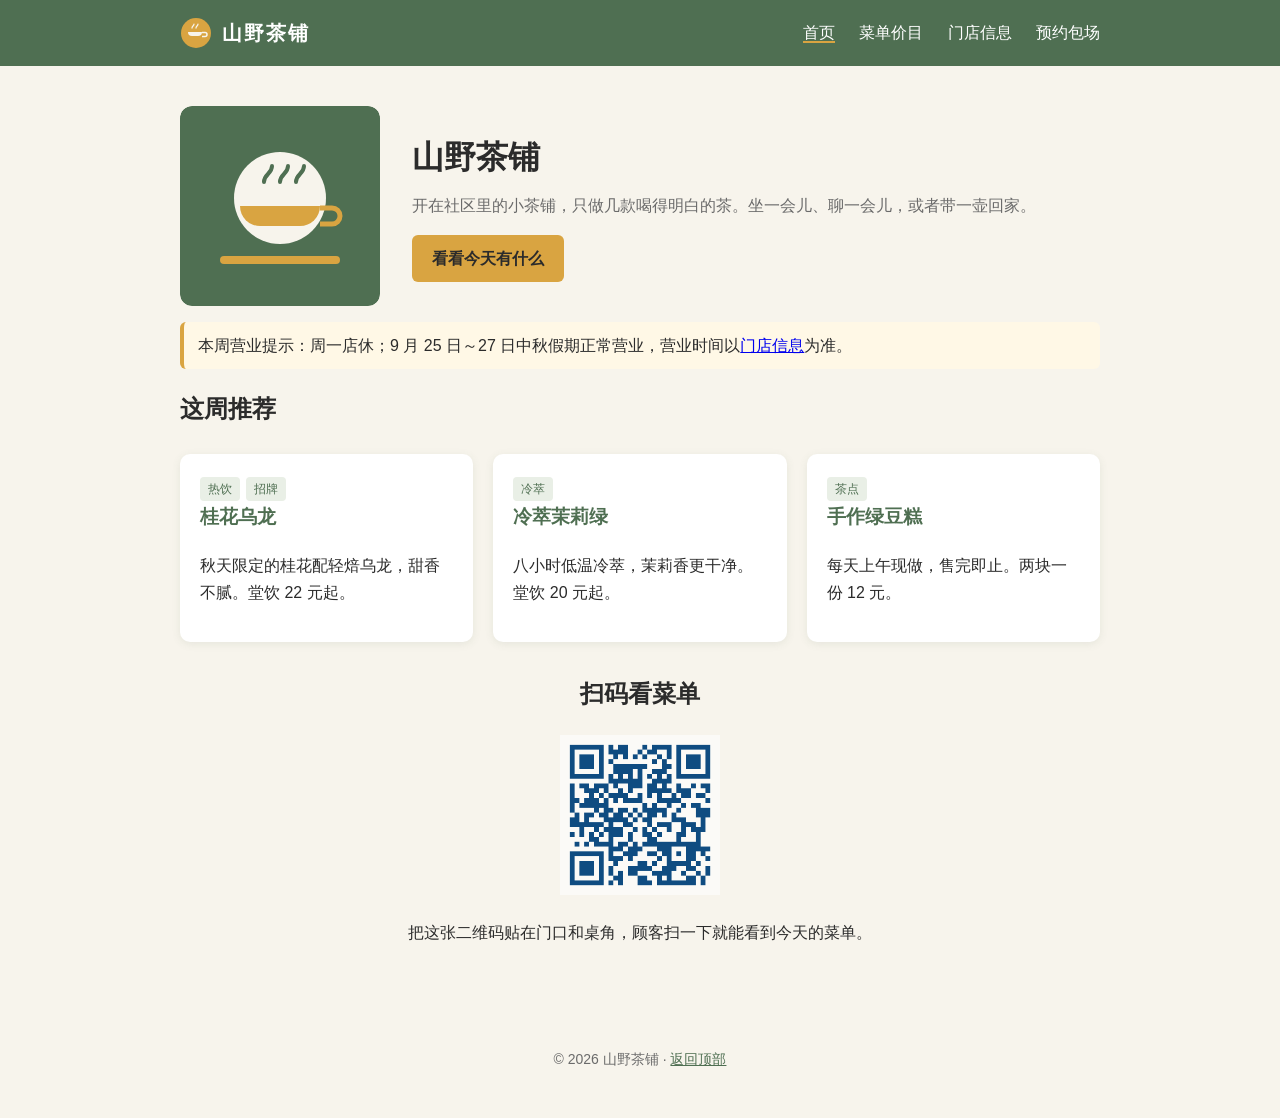
<file: index.html>
<!DOCTYPE html>
<html lang="zh-CN">
<head>
  <meta charset="UTF-8">
  <meta name="viewport" content="width=device-width, initial-scale=1.0">
  <title>山野茶铺 · 社区里的一杯慢茶</title>
  <link rel="stylesheet" href="style.css">
</head>
<body>
  <header>
    <div class="nav">
      <span class="brand"><img src="assets/logo.svg" alt="">山野茶铺</span>
      <nav>
        <a href="index.html" class="active">首页</a>
        <a href="menu.html">菜单价目</a>
        <a href="shop.html">门店信息</a>
        <a href="book.html">预约包场</a>
      </nav>
    </div>
  </header>
  <main>
    <section class="hero">
      <img src="assets/hero.svg" alt="茶铺插画">
      <div>
        <h1>山野茶铺</h1>
        <p>开在社区里的小茶铺，只做几款喝得明白的茶。坐一会儿、聊一会儿，或者带一壶回家。</p>
        <a class="btn" href="menu.html">看看今天有什么</a>
      </div>
    </section>
    <p class="notice">本周营业提示：周一店休；9 月 25 日～27 日中秋假期正常营业，营业时间以<a href="shop.html">门店信息</a>为准。</p>
    <section>
      <h2>这周推荐</h2>
      <div class="grid">
        <div class="card">
          <span class="tag">热饮</span><span class="tag">招牌</span>
          <h3>桂花乌龙</h3>
          <p>秋天限定的桂花配轻焙乌龙，甜香不腻。堂饮 22 元起。</p>
        </div>
        <div class="card">
          <span class="tag">冷萃</span>
          <h3>冷萃茉莉绿</h3>
          <p>八小时低温冷萃，茉莉香更干净。堂饮 20 元起。</p>
        </div>
        <div class="card">
          <span class="tag">茶点</span>
          <h3>手作绿豆糕</h3>
          <p>每天上午现做，售完即止。两块一份 12 元。</p>
        </div>
      </div>
    </section>
    <section class="qr">
      <h2>扫码看菜单</h2>
      <img src="assets/qr.png" alt="本站二维码">
      <p>把这张二维码贴在门口和桌角，顾客扫一下就能看到今天的菜单。</p>
    </section>
  </main>
  <footer>
    <p>© 2026 山野茶铺 · <a href="#top">返回顶部</a></p>
  </footer>
</body>
</html>
</file>
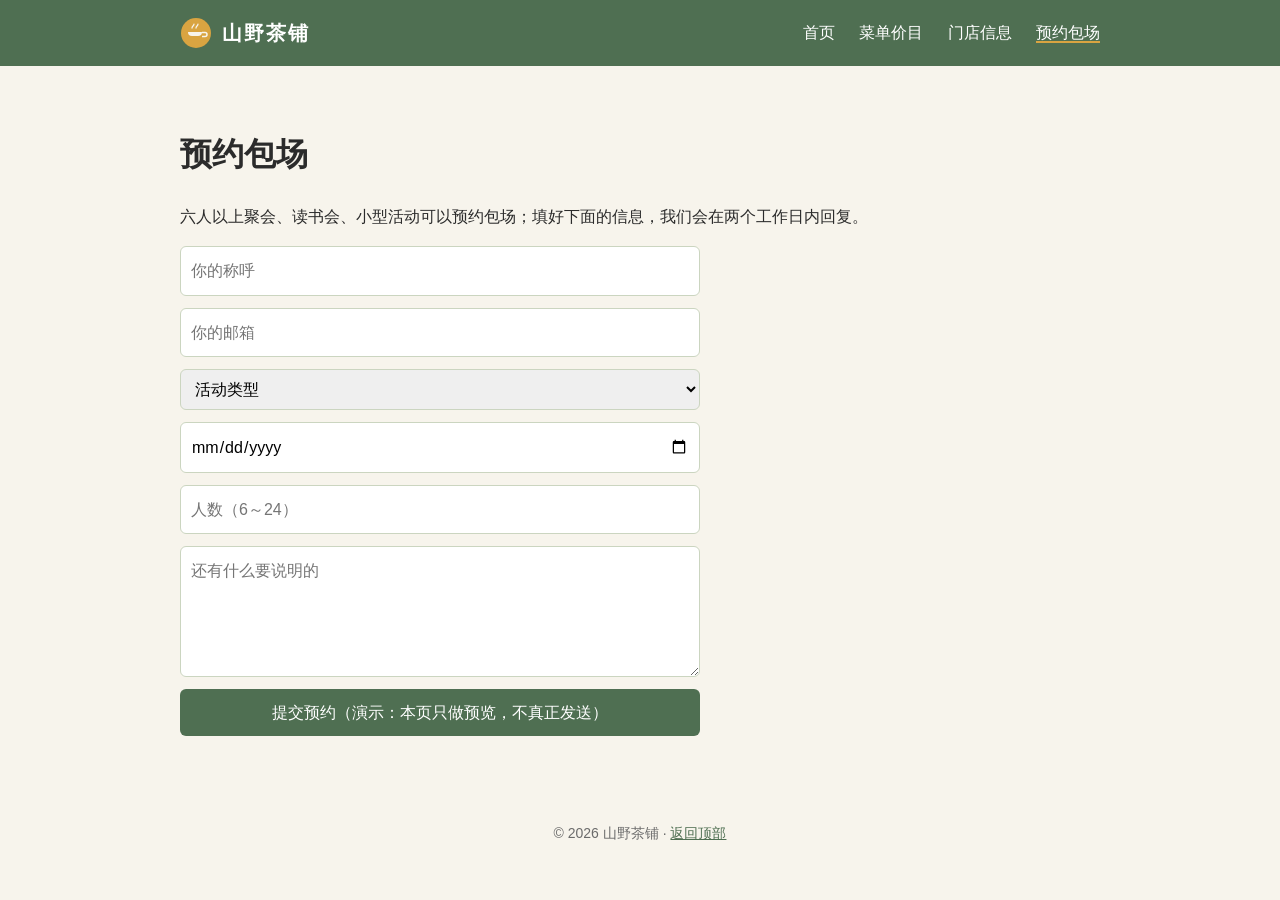
<file: book.html>
<!DOCTYPE html>
<html lang="zh-CN">
<head>
  <meta charset="UTF-8">
  <meta name="viewport" content="width=device-width, initial-scale=1.0">
  <title>预约包场 · 山野茶铺</title>
  <link rel="stylesheet" href="style.css">
</head>
<body>
  <header>
    <div class="nav">
      <span class="brand"><img src="assets/logo.svg" alt="">山野茶铺</span>
      <nav>
        <a href="index.html">首页</a>
        <a href="menu.html">菜单价目</a>
        <a href="shop.html">门店信息</a>
        <a href="book.html" class="active">预约包场</a>
      </nav>
    </div>
  </header>
  <main>
    <h1>预约包场</h1>
    <p>六人以上聚会、读书会、小型活动可以预约包场；填好下面的信息，我们会在两个工作日内回复。</p>
    <form class="book" onsubmit="return preview(event)">
      <input name="name" placeholder="你的称呼" required>
      <input name="email" type="email" placeholder="你的邮箱" required>
      <select name="type" required>
        <option value="">活动类型</option>
        <option>朋友聚会</option>
        <option>读书会</option>
        <option>小型分享会</option>
        <option>其他</option>
      </select>
      <input name="date" type="date" required>
      <input name="people" type="number" min="6" max="24" placeholder="人数（6～24）" required>
      <textarea name="msg" rows="4" placeholder="还有什么要说明的"></textarea>
      <button type="submit">提交预约（演示：本页只做预览，不真正发送）</button>
    </form>
    <p id="result" class="card" style="display:none"></p>
  </main>
  <footer>
    <p>© 2026 山野茶铺 · <a href="#top">返回顶部</a></p>
  </footer>
  <script>
    function preview(e) {
      e.preventDefault();
      const f = new FormData(e.target);
      const box = document.getElementById('result');
      box.style.display = 'block';
      box.textContent = `预览：${f.get('name')}（${f.get('email')}）预约 ${f.get('date')} 的${f.get('type')}，${f.get('people')} 人。${f.get('msg') || ''}`;
      return false;
    }
  </script>
</body>
</html>
</file>
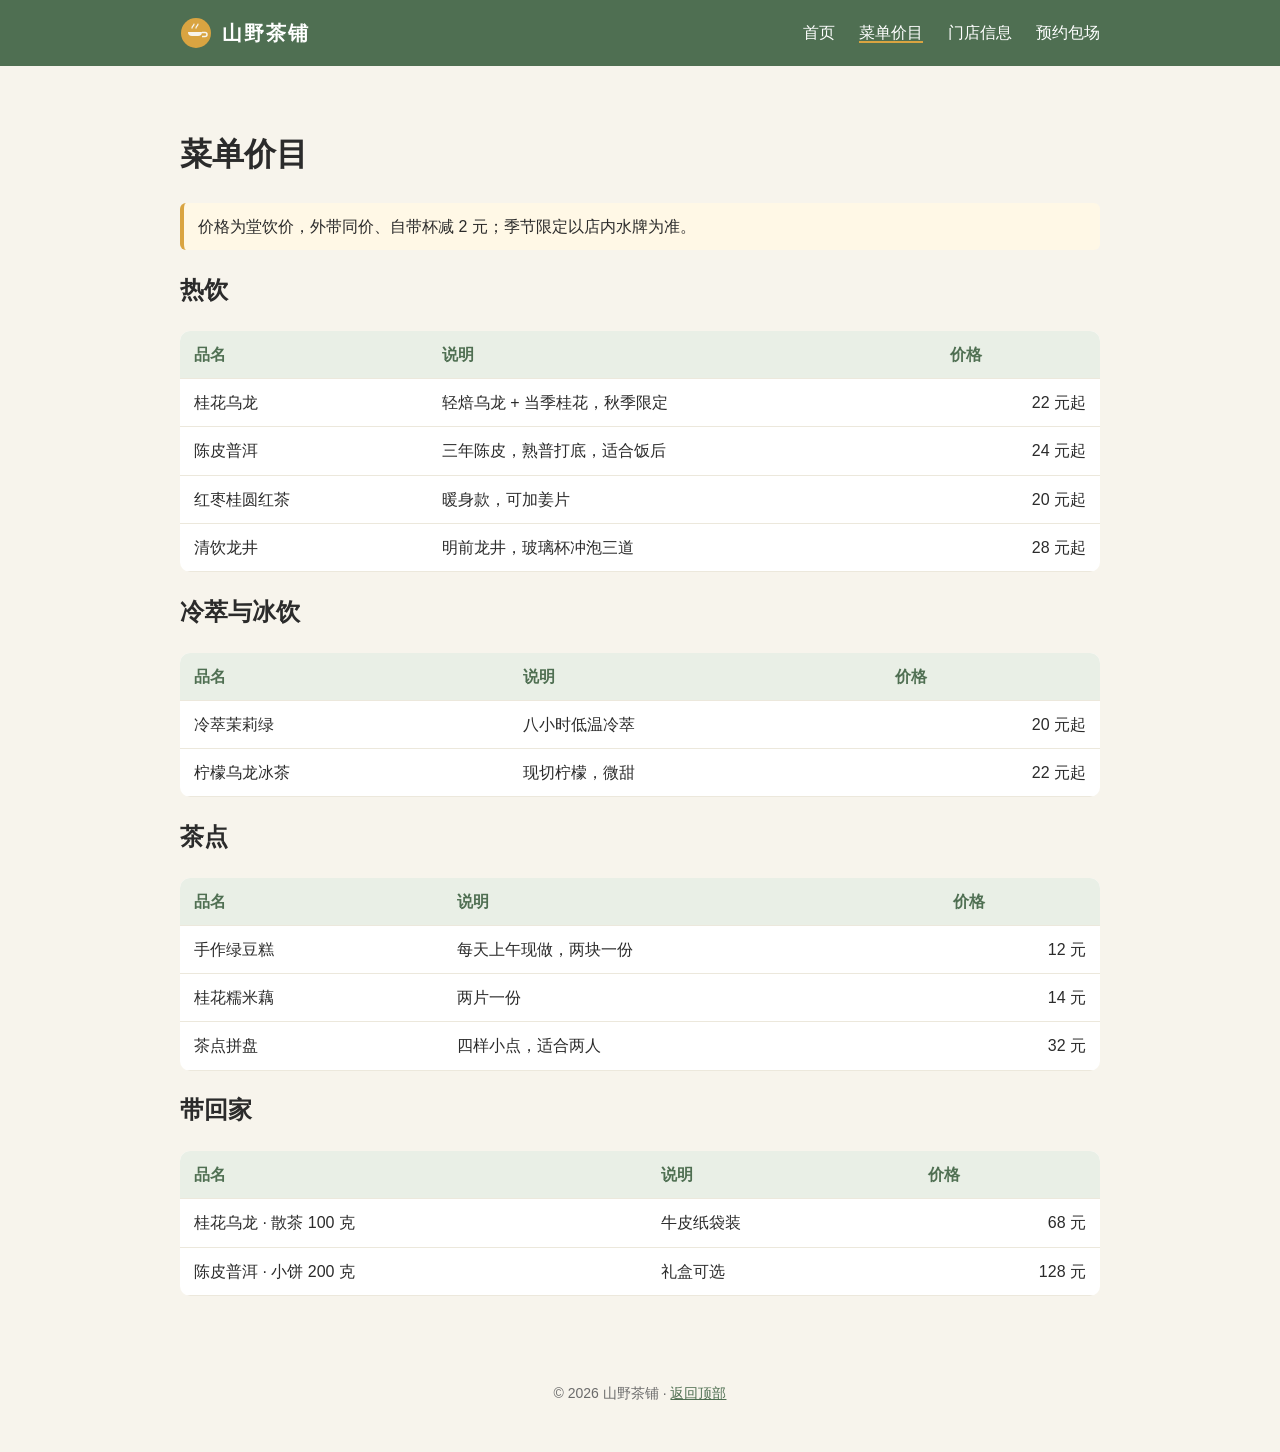
<file: menu.html>
<!DOCTYPE html>
<html lang="zh-CN">
<head>
  <meta charset="UTF-8">
  <meta name="viewport" content="width=device-width, initial-scale=1.0">
  <title>菜单价目 · 山野茶铺</title>
  <link rel="stylesheet" href="style.css">
</head>
<body>
  <header>
    <div class="nav">
      <span class="brand"><img src="assets/logo.svg" alt="">山野茶铺</span>
      <nav>
        <a href="index.html">首页</a>
        <a href="menu.html" class="active">菜单价目</a>
        <a href="shop.html">门店信息</a>
        <a href="book.html">预约包场</a>
      </nav>
    </div>
  </header>
  <main>
    <h1>菜单价目</h1>
    <p class="notice">价格为堂饮价，外带同价、自带杯减 2 元；季节限定以店内水牌为准。</p>
    <h2>热饮</h2>
    <table class="menu">
      <tr><th>品名</th><th>说明</th><th>价格</th></tr>
      <tr><td>桂花乌龙</td><td>轻焙乌龙 + 当季桂花，秋季限定</td><td>22 元起</td></tr>
      <tr><td>陈皮普洱</td><td>三年陈皮，熟普打底，适合饭后</td><td>24 元起</td></tr>
      <tr><td>红枣桂圆红茶</td><td>暖身款，可加姜片</td><td>20 元起</td></tr>
      <tr><td>清饮龙井</td><td>明前龙井，玻璃杯冲泡三道</td><td>28 元起</td></tr>
    </table>
    <h2>冷萃与冰饮</h2>
    <table class="menu">
      <tr><th>品名</th><th>说明</th><th>价格</th></tr>
      <tr><td>冷萃茉莉绿</td><td>八小时低温冷萃</td><td>20 元起</td></tr>
      <tr><td>柠檬乌龙冰茶</td><td>现切柠檬，微甜</td><td>22 元起</td></tr>
    </table>
    <h2>茶点</h2>
    <table class="menu">
      <tr><th>品名</th><th>说明</th><th>价格</th></tr>
      <tr><td>手作绿豆糕</td><td>每天上午现做，两块一份</td><td>12 元</td></tr>
      <tr><td>桂花糯米藕</td><td>两片一份</td><td>14 元</td></tr>
      <tr><td>茶点拼盘</td><td>四样小点，适合两人</td><td>32 元</td></tr>
    </table>
    <h2>带回家</h2>
    <table class="menu">
      <tr><th>品名</th><th>说明</th><th>价格</th></tr>
      <tr><td>桂花乌龙 · 散茶 100 克</td><td>牛皮纸袋装</td><td>68 元</td></tr>
      <tr><td>陈皮普洱 · 小饼 200 克</td><td>礼盒可选</td><td>128 元</td></tr>
    </table>
  </main>
  <footer>
    <p>© 2026 山野茶铺 · <a href="#top">返回顶部</a></p>
  </footer>
</body>
</html>
</file>
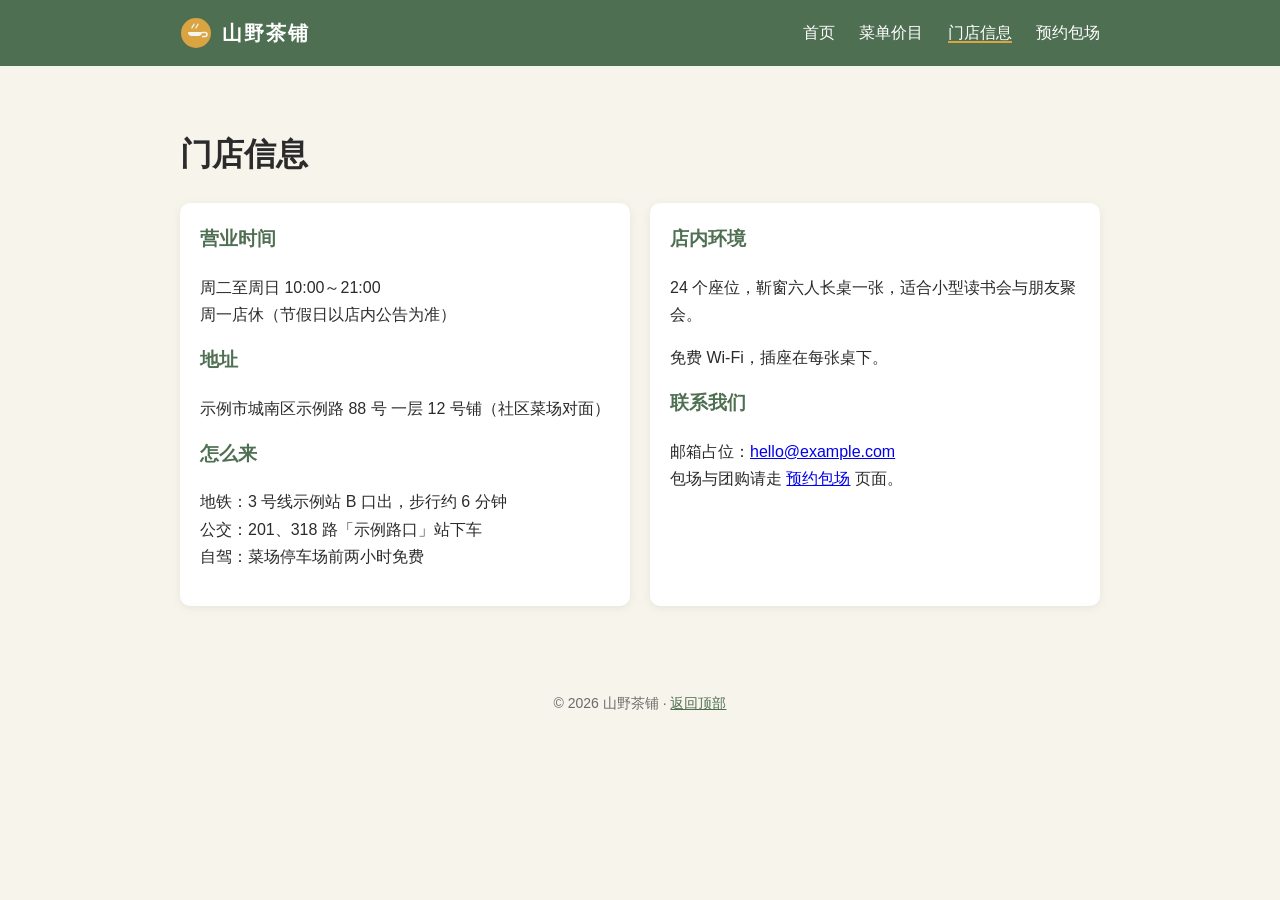
<file: shop.html>
<!DOCTYPE html>
<html lang="zh-CN">
<head>
  <meta charset="UTF-8">
  <meta name="viewport" content="width=device-width, initial-scale=1.0">
  <title>门店信息 · 山野茶铺</title>
  <link rel="stylesheet" href="style.css">
</head>
<body>
  <header>
    <div class="nav">
      <span class="brand"><img src="assets/logo.svg" alt="">山野茶铺</span>
      <nav>
        <a href="index.html">首页</a>
        <a href="menu.html">菜单价目</a>
        <a href="shop.html" class="active">门店信息</a>
        <a href="book.html">预约包场</a>
      </nav>
    </div>
  </header>
  <main>
    <h1>门店信息</h1>
    <div class="info">
      <div class="card">
        <h3>营业时间</h3>
        <p>周二至周日 10:00～21:00<br>周一店休（节假日以店内公告为准）</p>
        <h3>地址</h3>
        <p>示例市城南区示例路 88 号 一层 12 号铺（社区菜场对面）</p>
        <h3>怎么来</h3>
        <p>地铁：3 号线示例站 B 口出，步行约 6 分钟<br>公交：201、318 路「示例路口」站下车<br>自驾：菜场停车场前两小时免费</p>
      </div>
      <div class="card">
        <h3>店内环境</h3>
        <p>24 个座位，靳窗六人长桌一张，适合小型读书会与朋友聚会。</p>
        <p>免费 Wi-Fi，插座在每张桌下。</p>
        <h3>联系我们</h3>
        <p>邮箱占位：<a href="mailto:hello@example.com">hello@example.com</a><br>包场与团购请走 <a href="book.html">预约包场</a> 页面。</p>
      </div>
    </div>
  </main>
  <footer>
    <p>© 2026 山野茶铺 · <a href="#top">返回顶部</a></p>
  </footer>
</body>
</html>
</file>
<file: style.css>
:root {
  --primary: #4f6f52;
  --accent: #d9a441;
  --bg: #f7f4ec;
  --text: #2b2b2b;
  --muted: #6b6b6b;
  --card: #ffffff;
}
* { box-sizing: border-box; }
body {
  margin: 0;
  font-family: "PingFang SC", "Microsoft YaHei", sans-serif;
  background: var(--bg);
  color: var(--text);
  line-height: 1.7;
}
header { background: var(--primary); color: #fff; padding: 16px 0; }
.nav { max-width: 960px; margin: 0 auto; padding: 0 20px; display: flex; align-items: center; justify-content: space-between; }
.nav a { color: #fff; text-decoration: none; margin-left: 20px; }
.nav a.active { border-bottom: 2px solid var(--accent); }
.brand { font-weight: 700; font-size: 20px; letter-spacing: 2px; display: flex; align-items: center; gap: 10px; }
.brand img { width: 32px; height: 32px; }
main { max-width: 960px; margin: 0 auto; padding: 40px 20px; }
.hero { display: flex; gap: 32px; align-items: center; flex-wrap: wrap; }
.hero img { width: 200px; height: 200px; border-radius: 12px; }
.hero > div { flex: 1 1 260px; min-width: 0; }
.hero h1 { margin: 0 0 8px; font-size: 32px; }
.hero p { margin: 0; color: var(--muted); overflow-wrap: anywhere; }
.btn { display: inline-block; margin-top: 16px; padding: 10px 20px; background: var(--accent); color: #2b2b2b; border-radius: 6px; text-decoration: none; font-weight: 600; }
.grid { display: grid; grid-template-columns: repeat(auto-fill, minmax(260px, 1fr)); gap: 20px; margin-top: 24px; }
.card { background: var(--card); border-radius: 10px; padding: 20px; box-shadow: 0 2px 8px rgba(79, 111, 82, 0.10); }
.card h3 { margin-top: 0; color: var(--primary); }
.tag { display: inline-block; font-size: 12px; background: #e9efe6; color: var(--primary); padding: 2px 8px; border-radius: 4px; margin-right: 6px; }
table.menu { width: 100%; border-collapse: collapse; background: var(--card); border-radius: 10px; overflow: hidden; }
table.menu th, table.menu td { padding: 10px 14px; border-bottom: 1px solid #ece8dc; text-align: left; }
table.menu th { background: #e9efe6; color: var(--primary); }
table.menu td:last-child { text-align: right; font-variant-numeric: tabular-nums; white-space: nowrap; }
.info { display: grid; grid-template-columns: 1fr 1fr; gap: 20px; }
form.book { display: grid; gap: 12px; max-width: 520px; }
form.book input, form.book select, form.book textarea { width: 100%; padding: 10px; border: 1px solid #cbd5c0; border-radius: 6px; font: inherit; }
form.book button { padding: 10px 20px; background: var(--primary); color: #fff; border: 0; border-radius: 6px; font: inherit; }
.qr { text-align: center; margin-top: 32px; }
.qr img { width: 160px; height: 160px; }
.notice { background: #fff8e6; border-left: 4px solid var(--accent); padding: 10px 14px; border-radius: 6px; }
footer { text-align: center; color: var(--muted); padding: 32px 20px; font-size: 14px; }
footer a { color: var(--primary); }
@media (max-width: 600px) {
  .hero { flex-direction: column; text-align: center; }
  .nav { flex-direction: column; gap: 10px; }
  .nav nav { display: flex; flex-wrap: wrap; justify-content: center; gap: 6px 14px; }
  .nav a { margin-left: 0; font-size: 14px; }
  .info { grid-template-columns: 1fr; }
  table.menu th:nth-child(2), table.menu td:nth-child(2) { display: none; }
  table.menu td:first-child { max-width: 60vw; overflow-wrap: anywhere; }
}
</file>
